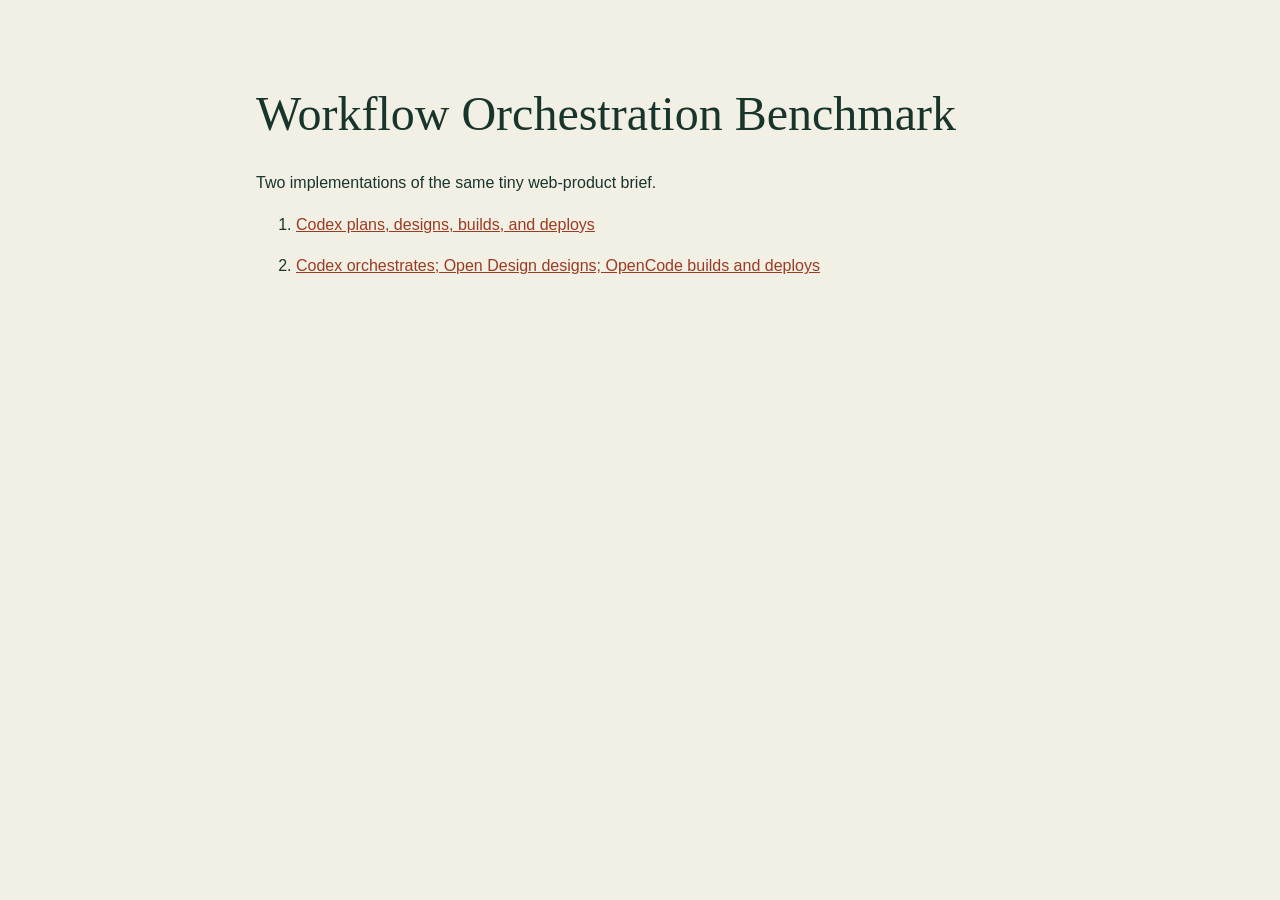
<file: index.html>
<!doctype html>
<html lang="en">
  <head>
    <meta charset="utf-8">
    <meta name="viewport" content="width=device-width, initial-scale=1">
    <title>Workflow Orchestration Benchmark</title>
    <style>
      body { max-width: 48rem; margin: 10vh auto; padding: 0 1.5rem; background: #f2efe4; color: #18352c; font: 1rem/1.6 Arial, sans-serif; }
      h1 { font: 3rem/1 Georgia, serif; }
      a { color: #9a3c23; }
      li { margin: 1rem 0; }
    </style>
  </head>
  <body>
    <main>
      <h1>Workflow Orchestration Benchmark</h1>
      <p>Two implementations of the same tiny web-product brief.</p>
      <ol>
        <li><a href="codex/">Codex plans, designs, builds, and deploys</a></li>
        <li><a href="orchestrated/">Codex orchestrates; Open Design designs; OpenCode builds and deploys</a></li>
      </ol>
    </main>
  </body>
</html>
</file>
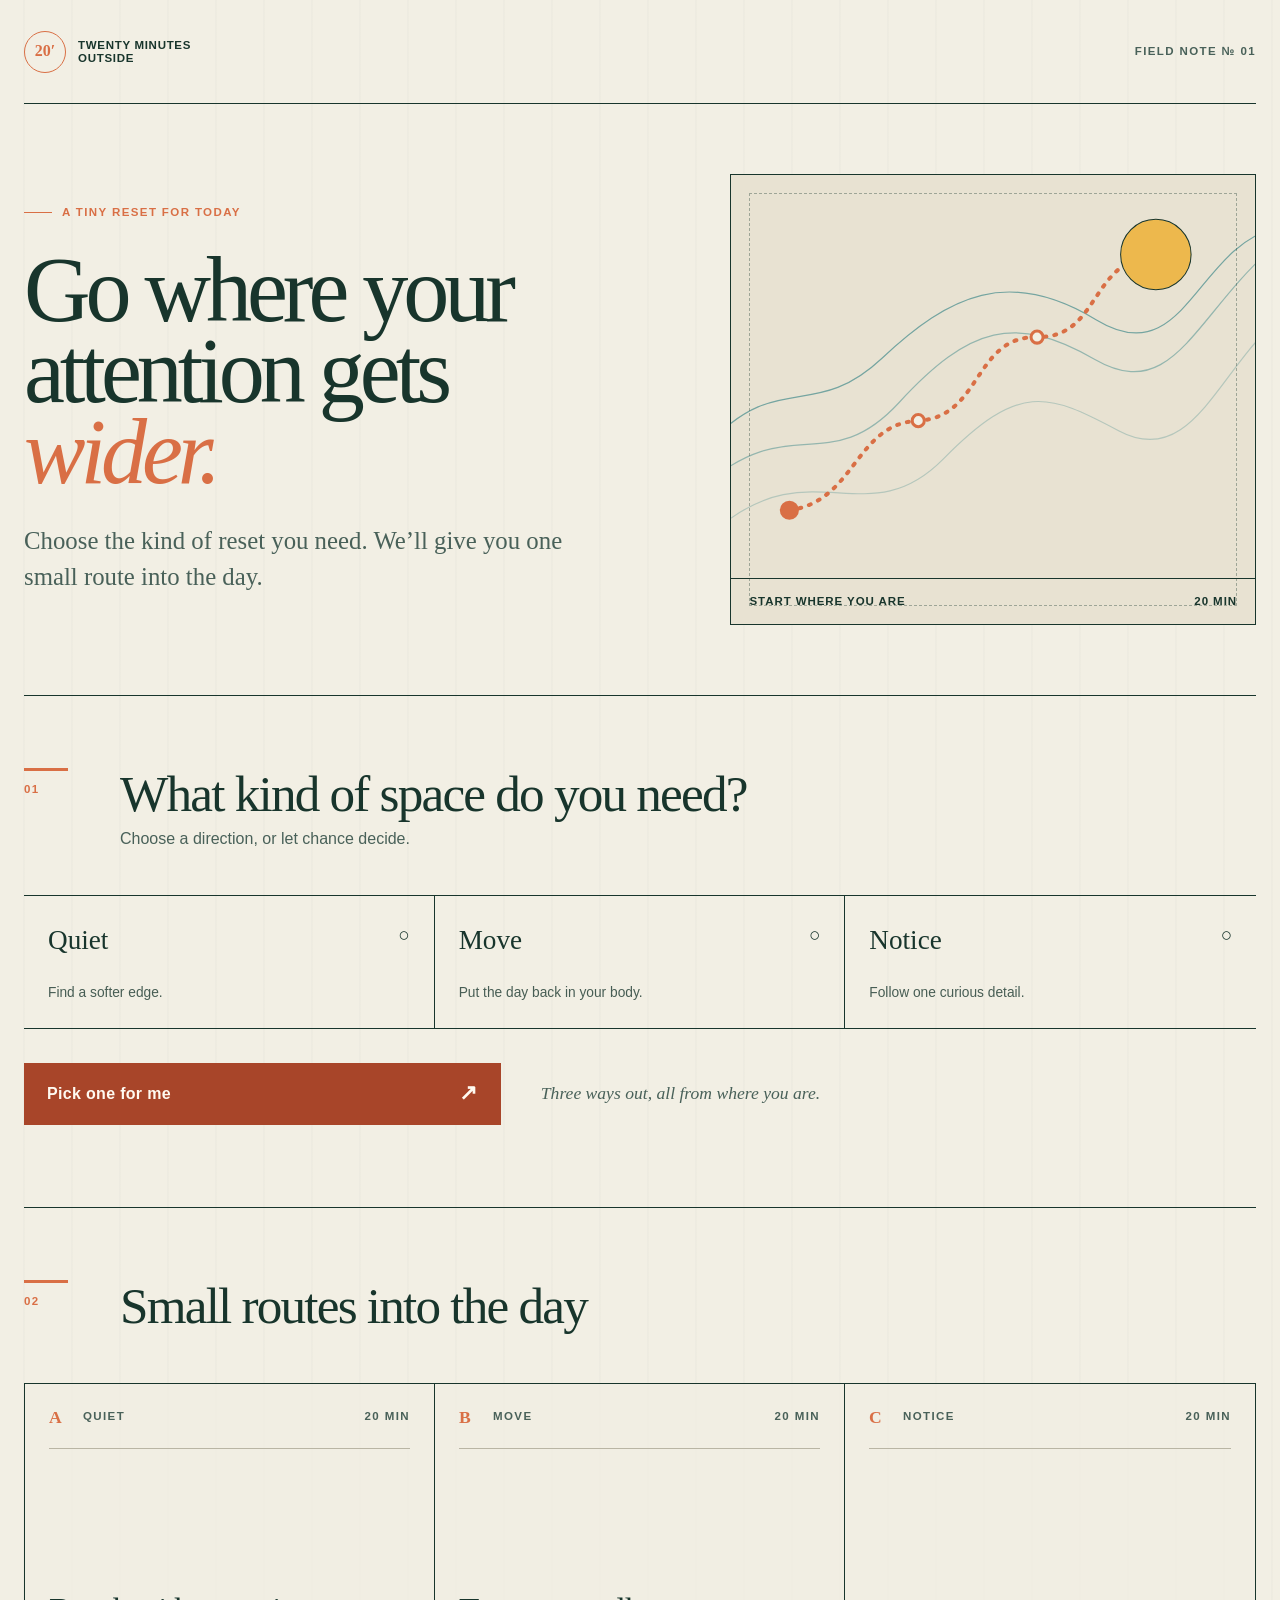
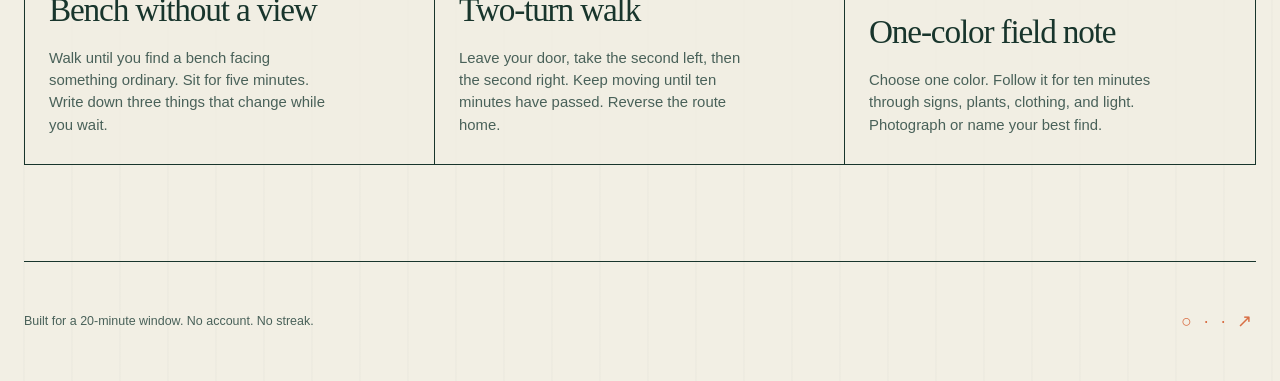
<file: codex/index.html>
<!doctype html>
<html lang="en">
  <head>
    <meta charset="utf-8">
    <meta name="viewport" content="width=device-width, initial-scale=1">
    <meta name="description" content="Choose a small outdoor reset that fits a 20-minute window.">
    <title>Twenty Minutes Outside</title>
    <link rel="stylesheet" href="styles.css">
    <script src="app.js" defer></script>
  </head>
  <body>
    <a class="skip-link" href="#activities">Skip to activities</a>

    <header class="site-header">
      <a class="wordmark" href="#" aria-label="Twenty Minutes Outside, home">
        <span class="wordmark-mark" aria-hidden="true">20′</span>
        <span>Twenty Minutes<br>Outside</span>
      </a>
      <p class="issue">Field note <span aria-hidden="true">№</span> 01</p>
    </header>

    <main>
      <section class="hero" aria-labelledby="page-title">
        <div class="hero-copy">
          <p class="eyebrow">A tiny reset for today</p>
          <h1 id="page-title">Go where your attention gets <em>wider.</em></h1>
          <p class="intro">Choose the kind of reset you need. We’ll give you one small route into the day.</p>
        </div>

        <figure class="field-map" aria-label="An abstract trail map leading from a crowded center into open space">
          <svg viewBox="0 0 520 400" role="img" aria-hidden="true">
            <path class="contour contour-one" d="M-20 265C47 194 83 245 150 182s126-91 213-38 99-71 177-91"/>
            <path class="contour contour-two" d="M-27 309c86-76 124-7 194-83s116-88 194-43 99-42 176-110"/>
            <path class="contour contour-three" d="M-12 350c93-77 148 8 223-68s103-66 174-28 98-56 153-105"/>
            <path class="route" d="M58 333c66-9 65-86 128-89s55-84 118-83 52-77 118-82"/>
            <circle class="route-point start" cx="58" cy="333" r="8"/>
            <circle class="route-point" cx="186" cy="244" r="6"/>
            <circle class="route-point" cx="304" cy="161" r="6"/>
            <circle class="sun" cx="422" cy="79" r="35"/>
          </svg>
          <figcaption>
            <span>Start where you are</span>
            <span>20 min</span>
          </figcaption>
        </figure>
      </section>

      <section class="chooser" aria-labelledby="chooser-title">
        <div class="chooser-heading">
          <p class="section-number" aria-hidden="true">01</p>
          <div>
            <h2 id="chooser-title">What kind of space do you need?</h2>
            <p>Choose a direction, or let chance decide.</p>
          </div>
        </div>

        <div class="filter-list" aria-label="Filter activities">
          <button class="filter" type="button" data-filter="quiet" aria-pressed="false">
            <span class="filter-name">Quiet</span>
            <span class="filter-note">Find a softer edge.</span>
          </button>
          <button class="filter" type="button" data-filter="move" aria-pressed="false">
            <span class="filter-name">Move</span>
            <span class="filter-note">Put the day back in your body.</span>
          </button>
          <button class="filter" type="button" data-filter="notice" aria-pressed="false">
            <span class="filter-name">Notice</span>
            <span class="filter-note">Follow one curious detail.</span>
          </button>
        </div>

        <div class="pick-row">
          <button class="pick-button" type="button" data-pick>
            <span>Pick one for me</span>
            <span class="pick-arrow" aria-hidden="true">↗</span>
          </button>
          <p class="result" data-result role="status" aria-live="polite">Three ways out, all from where you are.</p>
        </div>
      </section>

      <section class="activities" id="activities" aria-labelledby="activities-title">
        <div class="activities-heading">
          <p class="section-number" aria-hidden="true">02</p>
          <h2 id="activities-title">Small routes into the day</h2>
        </div>

        <div class="activity-grid">
          <article class="activity" data-activity="quiet">
            <div class="activity-topline">
              <span class="activity-index">A</span>
              <span class="activity-type">Quiet</span>
              <span class="activity-time">20 min</span>
            </div>
            <div class="activity-body">
              <h3>Bench without a view</h3>
              <p>Walk until you find a bench facing something ordinary. Sit for five minutes. Write down three things that change while you wait.</p>
            </div>
            <span class="selected-stamp" aria-hidden="true">Today</span>
          </article>

          <article class="activity" data-activity="move">
            <div class="activity-topline">
              <span class="activity-index">B</span>
              <span class="activity-type">Move</span>
              <span class="activity-time">20 min</span>
            </div>
            <div class="activity-body">
              <h3>Two-turn walk</h3>
              <p>Leave your door, take the second left, then the second right. Keep moving until ten minutes have passed. Reverse the route home.</p>
            </div>
            <span class="selected-stamp" aria-hidden="true">Today</span>
          </article>

          <article class="activity" data-activity="notice">
            <div class="activity-topline">
              <span class="activity-index">C</span>
              <span class="activity-type">Notice</span>
              <span class="activity-time">20 min</span>
            </div>
            <div class="activity-body">
              <h3>One-color field note</h3>
              <p>Choose one color. Follow it for ten minutes through signs, plants, clothing, and light. Photograph or name your best find.</p>
            </div>
            <span class="selected-stamp" aria-hidden="true">Today</span>
          </article>
        </div>
      </section>
    </main>

    <footer>
      <p>Built for a 20-minute window. No account. No streak.</p>
      <span class="footer-mark" aria-hidden="true">○ · · ↗</span>
    </footer>
  </body>
</html>
</file>
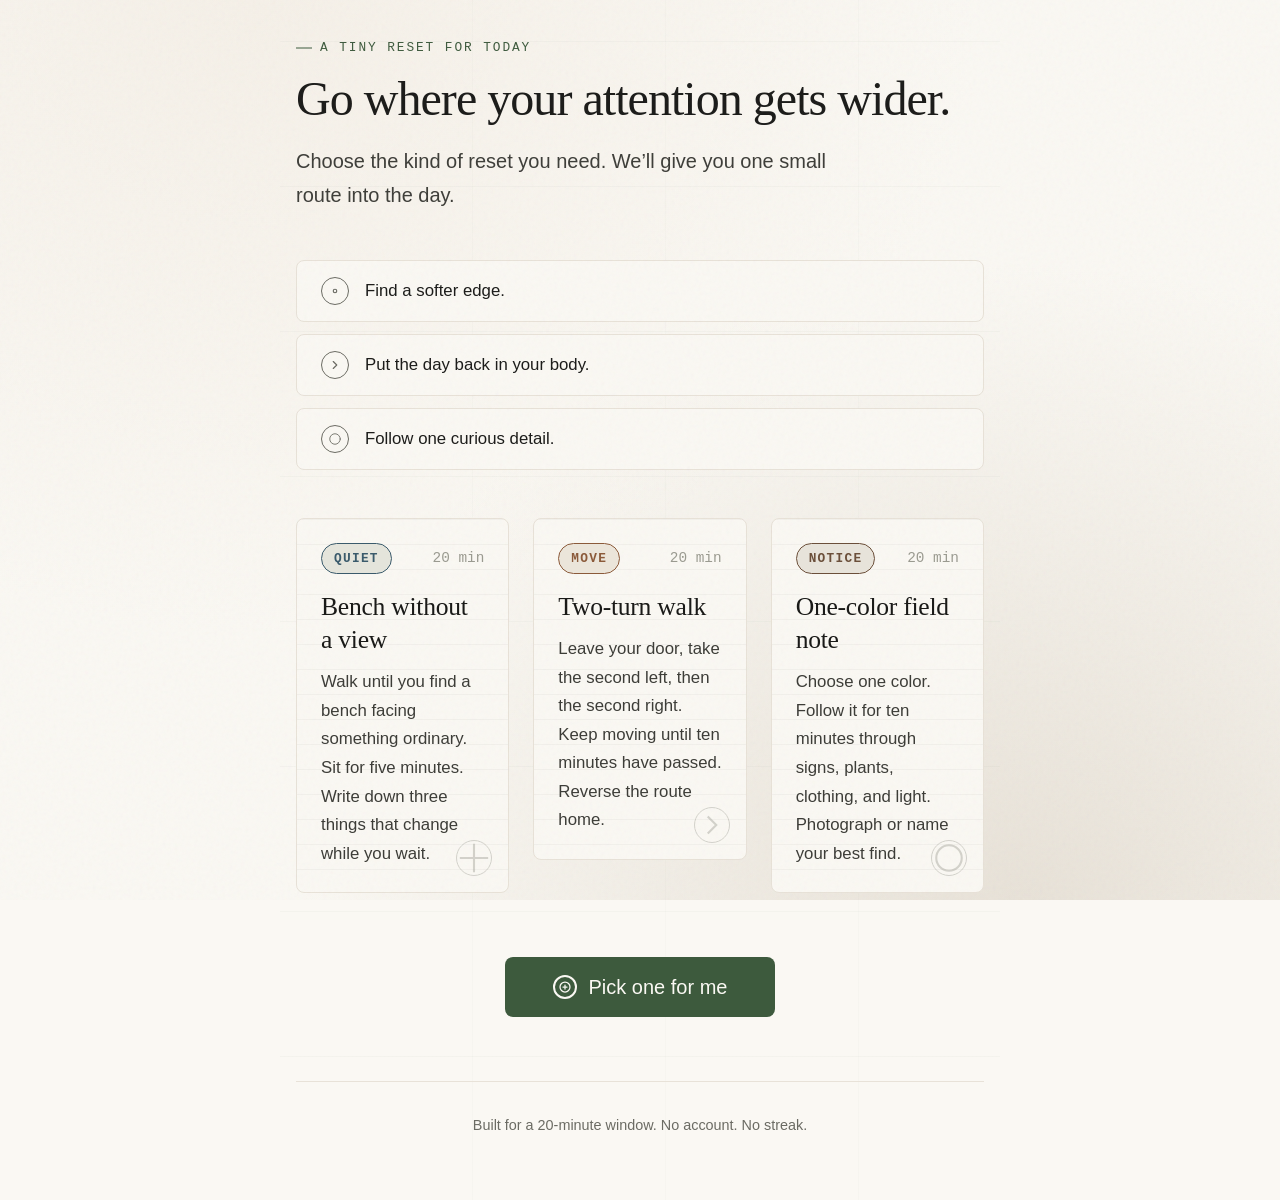
<file: orchestrated/index.html>
<!DOCTYPE html>
<html lang="en">
<head>
  <meta charset="UTF-8">
  <meta name="viewport" content="width=device-width, initial-scale=1.0">
  <meta name="description" content="A tiny reset for today — choose a 20-minute outdoor activity to widen your attention.">
  <title>Twenty Minutes Outside</title>
  <link rel="stylesheet" href="styles.css">
</head>
<body>
  <div class="page">
    <!-- Field journal paper texture overlay -->
    <div class="paper-texture" aria-hidden="true"></div>

    <header class="header">
      <p class="eyebrow">A tiny reset for today</p>
      <h1 class="heading">Go where your attention gets wider.</h1>
      <p class="intro">Choose the kind of reset you need. We&rsquo;ll give you one small route into the day.</p>
    </header>

    <section class="filters" aria-label="Activity filters">
      <div class="filter-group" role="group" aria-label="Reset type">
        <button
          type="button"
          class="filter-btn"
          data-filter="quiet"
          aria-pressed="false">
          <span class="filter-mark" aria-hidden="true">
            <svg viewBox="0 0 24 24" fill="none" stroke="currentColor" stroke-width="2" stroke-linecap="round" stroke-linejoin="round"><circle cx="12" cy="12" r="3"/></svg>
          </span>
          <span class="filter-label">Find a softer edge.</span>
        </button>
        <button
          type="button"
          class="filter-btn"
          data-filter="move"
          aria-pressed="false">
          <span class="filter-mark" aria-hidden="true">
            <svg viewBox="0 0 24 24" fill="none" stroke="currentColor" stroke-width="2" stroke-linecap="round" stroke-linejoin="round"><path d="M9 18l6-6-6-6"/></svg>
          </span>
          <span class="filter-label">Put the day back in your body.</span>
        </button>
        <button
          type="button"
          class="filter-btn"
          data-filter="notice"
          aria-pressed="false">
          <span class="filter-mark" aria-hidden="true">
            <svg viewBox="0 0 24 24" fill="none" stroke="currentColor" stroke-width="1.5" stroke-linecap="round" stroke-linejoin="round"><circle cx="12" cy="12" r="9"/></svg>
          </span>
          <span class="filter-label">Follow one curious detail.</span>
        </button>
      </div>
    </section>

    <main class="activities">
      <!-- Activity 1: Quiet -->
      <article
        class="activity-card"
        data-activity="quiet"
        data-type="quiet">
        <div class="card-paper" aria-hidden="true"></div>
        <header class="card-header">
          <span class="card-type">Quiet</span>
          <time class="card-time" datetime="PT20M">20 min</time>
        </header>
        <h2 class="card-title">Bench without a view</h2>
        <p class="card-description">Walk until you find a bench facing something ordinary. Sit for five minutes. Write down three things that change while you wait.</p>
        <div class="card-stamp" aria-hidden="true">
          <svg class="stamp-icon" viewBox="0 0 24 24" fill="none" stroke="currentColor" stroke-width="1.5" aria-hidden="true"><path d="M12 2v20M2 12h20"/></svg>
        </div>
      </article>

      <!-- Activity 2: Move -->
      <article
        class="activity-card"
        data-activity="move"
        data-type="move">
        <div class="card-paper" aria-hidden="true"></div>
        <header class="card-header">
          <span class="card-type">Move</span>
          <time class="card-time" datetime="PT20M">20 min</time>
        </header>
        <h2 class="card-title">Two-turn walk</h2>
        <p class="card-description">Leave your door, take the second left, then the second right. Keep moving until ten minutes have passed. Reverse the route home.</p>
        <div class="card-stamp" aria-hidden="true">
          <svg class="stamp-icon" viewBox="0 0 24 24" fill="none" stroke="currentColor" stroke-width="1.5" aria-hidden="true"><path d="M9 18l6-6-6-6"/></svg>
        </div>
      </article>

      <!-- Activity 3: Notice -->
      <article
        class="activity-card"
        data-activity="notice"
        data-type="notice">
        <div class="card-paper" aria-hidden="true"></div>
        <header class="card-header">
          <span class="card-type">Notice</span>
          <time class="card-time" datetime="PT20M">20 min</time>
        </header>
        <h2 class="card-title">One-color field note</h2>
        <p class="card-description">Choose one color. Follow it for ten minutes through signs, plants, clothing, and light. Photograph or name your best find.</p>
        <div class="card-stamp" aria-hidden="true">
          <svg class="stamp-icon" viewBox="0 0 24 24" fill="none" stroke="currentColor" stroke-width="1.5" aria-hidden="true"><circle cx="12" cy="12" r="9"/></svg>
        </div>
      </article>
    </main>

    <section class="primary-action">
      <button
        type="button"
        class="pick-btn"
        data-pick>
        <span class="pick-mark" aria-hidden="true">
          <svg viewBox="0 0 24 24" fill="none" stroke="currentColor" stroke-width="2.5" stroke-linecap="round" stroke-linejoin="round"><circle cx="12" cy="12" r="10"/><path d="M12 8v8M8 12h8"/></svg>
        </span>
        <span class="pick-label">Pick one for me</span>
      </button>
    </section>

    <footer class="footer">
      <p class="footer-text">Built for a 20-minute window. No account. No streak.</p>
    </footer>

    <!-- Live region for screen reader announcements -->
    <div class="live-region" aria-live="polite" aria-atomic="true" role="status" data-result></div>
  </div>

  <script src="app.js"></script>
</body>
</html>
</file>
<file: codex/styles.css>
:root {
  color-scheme: light;
  --paper: #f2efe4;
  --paper-deep: #e8e2d2;
  --ink: #18352c;
  --ink-soft: #496159;
  --moss: #526c4f;
  --water: #75a5a1;
  --clay: #d96f45;
  --sun: #edb84d;
  --line: #b9b5a4;
  --display: Georgia, "Times New Roman", serif;
  --sans: Arial, Helvetica, sans-serif;
  --page: min(100% - 48px, 1240px);
}

* {
  box-sizing: border-box;
}

html {
  scroll-behavior: smooth;
}

body {
  margin: 0;
  background:
    linear-gradient(90deg, transparent 0 23px, rgba(24, 53, 44, 0.035) 24px, transparent 25px) 0 0 / 48px 48px,
    var(--paper);
  color: var(--ink);
  font-family: var(--sans);
  line-height: 1.5;
}

button,
a {
  -webkit-tap-highlight-color: transparent;
}

button {
  font: inherit;
}

.skip-link {
  position: fixed;
  z-index: 20;
  top: 12px;
  left: 12px;
  padding: 10px 14px;
  background: var(--ink);
  color: var(--paper);
  transform: translateY(-160%);
}

.skip-link:focus {
  transform: translateY(0);
}

:focus-visible {
  outline: 3px solid var(--clay);
  outline-offset: 4px;
}

.site-header,
.hero,
.chooser,
.activities,
footer {
  width: var(--page);
  margin-inline: auto;
}

.site-header {
  display: flex;
  align-items: center;
  justify-content: space-between;
  min-height: 104px;
  border-bottom: 1px solid var(--ink);
}

.wordmark {
  display: inline-flex;
  align-items: center;
  gap: 12px;
  color: inherit;
  font-size: 0.72rem;
  font-weight: 700;
  line-height: 1.05;
  letter-spacing: 0.06em;
  text-decoration: none;
  text-transform: uppercase;
}

.wordmark-mark {
  display: grid;
  width: 42px;
  height: 42px;
  place-items: center;
  border: 1px solid currentColor;
  border-radius: 50%;
  color: var(--clay);
  font-family: var(--display);
  font-size: 1rem;
  letter-spacing: 0;
}

.issue,
.eyebrow,
.section-number,
.activity-topline {
  font-size: 0.72rem;
  font-weight: 700;
  letter-spacing: 0.12em;
  text-transform: uppercase;
}

.issue {
  margin: 0;
  color: var(--ink-soft);
}

.hero {
  display: grid;
  grid-template-columns: minmax(0, 1.08fr) minmax(360px, 0.92fr);
  align-items: center;
  min-height: 570px;
  gap: 7vw;
  padding-block: 70px;
}

.eyebrow {
  display: flex;
  align-items: center;
  gap: 10px;
  margin: 0 0 28px;
  color: var(--clay);
}

.eyebrow::before {
  width: 28px;
  height: 1px;
  background: currentColor;
  content: "";
}

h1,
h2,
h3,
p {
  margin-top: 0;
}

h1 {
  max-width: 760px;
  margin-bottom: 30px;
  font-family: var(--display);
  font-size: clamp(3.8rem, 7.2vw, 7rem);
  font-weight: 400;
  letter-spacing: -0.055em;
  line-height: 0.88;
}

h1 em {
  color: var(--clay);
  font-weight: 400;
}

.intro {
  max-width: 550px;
  margin-bottom: 0;
  color: var(--ink-soft);
  font-family: var(--display);
  font-size: clamp(1.2rem, 2vw, 1.55rem);
  line-height: 1.45;
}

.field-map {
  position: relative;
  margin: 0;
  overflow: hidden;
  border: 1px solid var(--ink);
  background: var(--paper-deep);
}

.field-map::before {
  position: absolute;
  inset: 18px;
  border: 1px dashed rgba(24, 53, 44, 0.35);
  content: "";
  pointer-events: none;
}

.field-map svg {
  display: block;
  width: 100%;
  height: auto;
}

.contour {
  fill: none;
  stroke: var(--water);
  stroke-width: 1.2;
}

.contour-two {
  opacity: 0.72;
}

.contour-three {
  opacity: 0.45;
}

.route {
  fill: none;
  stroke: var(--clay);
  stroke-dasharray: 2 8;
  stroke-linecap: round;
  stroke-width: 4;
}

.route-point {
  fill: var(--paper);
  stroke: var(--clay);
  stroke-width: 3;
}

.route-point.start {
  fill: var(--clay);
}

.sun {
  fill: var(--sun);
  stroke: var(--ink);
  stroke-width: 1;
}

.field-map figcaption {
  display: flex;
  justify-content: space-between;
  padding: 14px 18px;
  border-top: 1px solid var(--ink);
  font-size: 0.72rem;
  font-weight: 700;
  letter-spacing: 0.08em;
  text-transform: uppercase;
}

.chooser {
  padding-block: 72px 82px;
  border-top: 1px solid var(--ink);
}

.chooser-heading,
.activities-heading {
  display: grid;
  grid-template-columns: 72px 1fr;
  gap: 24px;
  margin-bottom: 44px;
}

.section-number {
  width: 44px;
  height: 44px;
  margin: 0;
  padding-top: 10px;
  border-top: 3px solid var(--clay);
  color: var(--clay);
}

.chooser h2,
.activities h2 {
  margin-bottom: 8px;
  font-family: var(--display);
  font-size: clamp(2rem, 4vw, 3.3rem);
  font-weight: 400;
  letter-spacing: -0.035em;
  line-height: 1;
}

.chooser-heading div > p {
  margin-bottom: 0;
  color: var(--ink-soft);
}

.filter-list {
  display: grid;
  grid-template-columns: repeat(3, 1fr);
  border-block: 1px solid var(--ink);
}

.filter {
  position: relative;
  display: flex;
  min-height: 130px;
  padding: 24px;
  border: 0;
  border-right: 1px solid var(--ink);
  background: transparent;
  color: var(--ink);
  cursor: pointer;
  flex-direction: column;
  text-align: left;
  transition: background 180ms ease, color 180ms ease;
}

.filter:last-child {
  border-right: 0;
}

.filter::after {
  position: absolute;
  top: 25px;
  right: 24px;
  content: "○";
  font-size: 1.15rem;
}

.filter:hover {
  background: rgba(82, 108, 79, 0.1);
}

.filter[aria-pressed="true"] {
  background: var(--ink);
  color: var(--paper);
}

.filter[aria-pressed="true"]::after {
  color: var(--sun);
  content: "●";
}

.filter-name {
  margin-bottom: 22px;
  font-family: var(--display);
  font-size: 1.7rem;
}

.filter-note {
  max-width: 220px;
  margin-top: auto;
  color: currentColor;
  font-size: 0.86rem;
  opacity: 0.78;
}

.pick-row {
  display: grid;
  grid-template-columns: minmax(260px, 0.8fr) 1.2fr;
  align-items: center;
  gap: 40px;
  margin-top: 34px;
}

.pick-button {
  display: flex;
  align-items: center;
  justify-content: space-between;
  min-height: 62px;
  padding: 0 22px;
  border: 1px solid #a84529;
  background: #a84529;
  color: #fffaf1;
  cursor: pointer;
  font-weight: 700;
  letter-spacing: 0.02em;
  transition: transform 180ms ease, box-shadow 180ms ease;
}

.pick-button:hover {
  box-shadow: 7px 7px 0 var(--ink);
  transform: translate(-3px, -3px);
}

.pick-arrow {
  font-size: 1.35rem;
}

.result {
  margin: 0;
  color: var(--ink-soft);
  font-family: var(--display);
  font-size: 1.1rem;
  font-style: italic;
}

.activities {
  padding-block: 72px 96px;
  border-top: 1px solid var(--ink);
}

.activity-grid {
  display: grid;
  grid-template-columns: repeat(3, 1fr);
  gap: 0;
  border: 1px solid var(--ink);
}

.activity {
  position: relative;
  display: flex;
  min-height: 380px;
  padding: 20px 24px 28px;
  border-right: 1px solid var(--ink);
  background: rgba(242, 239, 228, 0.72);
  flex-direction: column;
  transition: background 180ms ease, color 180ms ease;
}

.activity:last-child {
  border-right: 0;
}

.activity[hidden] {
  display: none;
}

.activity-topline {
  display: grid;
  grid-template-columns: 34px 1fr auto;
  align-items: center;
  padding-bottom: 18px;
  border-bottom: 1px solid var(--line);
  color: var(--ink-soft);
}

.activity-index {
  color: var(--clay);
  font-family: var(--display);
  font-size: 1.1rem;
}

.activity-body {
  margin-top: auto;
  padding-top: 56px;
}

.activity h3 {
  margin-bottom: 20px;
  font-family: var(--display);
  font-size: clamp(1.8rem, 2.6vw, 2.5rem);
  font-weight: 400;
  letter-spacing: -0.035em;
  line-height: 1.02;
}

.activity p {
  max-width: 34ch;
  margin-bottom: 0;
  color: var(--ink-soft);
  font-size: 0.93rem;
}

.selected-stamp {
  position: absolute;
  top: 60px;
  right: 20px;
  display: none;
  width: 62px;
  height: 62px;
  place-items: center;
  border: 1px solid currentColor;
  border-radius: 50%;
  color: var(--sun);
  font-family: var(--display);
  font-size: 0.8rem;
  font-style: italic;
  transform: rotate(8deg);
}

.activity[data-selected="true"] {
  background: var(--ink);
  color: var(--paper);
}

.activity[data-selected="true"] .activity-topline,
.activity[data-selected="true"] p {
  color: var(--paper-deep);
}

.activity[data-selected="true"] .selected-stamp {
  display: grid;
}

footer {
  display: flex;
  align-items: center;
  justify-content: space-between;
  min-height: 120px;
  border-top: 1px solid var(--ink);
  color: var(--ink-soft);
  font-size: 0.78rem;
}

footer p {
  margin: 0;
}

.footer-mark {
  color: var(--clay);
  font-size: 1.1rem;
  letter-spacing: 0.2em;
}

@media (max-width: 860px) {
  :root {
    --page: min(100% - 32px, 720px);
  }

  .hero {
    grid-template-columns: 1fr;
    gap: 48px;
    padding-block: 56px 64px;
  }

  .field-map {
    max-width: 560px;
  }

  .filter-list,
  .activity-grid {
    grid-template-columns: 1fr;
  }

  .filter {
    min-height: 104px;
    border-right: 0;
    border-bottom: 1px solid var(--ink);
  }

  .filter:last-child {
    border-bottom: 0;
  }

  .activity {
    min-height: 330px;
    border-right: 0;
    border-bottom: 1px solid var(--ink);
  }

  .activity:last-child {
    border-bottom: 0;
  }
}

@media (max-width: 560px) {
  .site-header {
    min-height: 84px;
  }

  .issue {
    max-width: 70px;
    text-align: right;
  }

  h1 {
    font-size: clamp(3.3rem, 16vw, 4.8rem);
  }

  .chooser,
  .activities {
    padding-block: 56px 64px;
  }

  .chooser-heading,
  .activities-heading {
    grid-template-columns: 46px 1fr;
    gap: 14px;
    margin-bottom: 32px;
  }

  .pick-row {
    grid-template-columns: 1fr;
    gap: 20px;
  }

  .activity {
    min-height: 360px;
    padding-inline: 20px;
  }

  footer {
    align-items: flex-start;
    padding-block: 32px;
    flex-direction: column;
    gap: 18px;
  }
}

@media (prefers-reduced-motion: reduce) {
  html {
    scroll-behavior: auto;
  }

  *,
  *::before,
  *::after {
    scroll-behavior: auto !important;
    transition-duration: 0.01ms !important;
  }
}
</file>
<file: orchestrated/styles.css>
/* ==========================================================================
   Twenty Minutes Outside — Field Journal Design System
   ========================================================================== */

/* --------------------------------------------------------------------------
   CSS Custom Properties — Grounded Field Journal Palette
   -------------------------------------------------------------------------- */
:root {
  /* Paper & Ink — warm, grounded, accessible */
  --paper: #faf8f3;
  --paper-warm: #f5f0e8;
  --paper-dark: #e8e2d8;
  --ink: #1a1a18;
  --ink-soft: #3d3d38;
  --ink-muted: #6b6b63;
  --ink-faint: #9a9a90;

  /* Accent — moss green, nature's signal color */
  --moss: #3d5a3d;
  --moss-light: #5a7a5a;
  --moss-pale: #d4e4d4;
  --moss-deep: #2a402a;

  /* Type accents — soil, sky, rust */
  --soil: #6b4f3a;
  --sky: #3a5a6b;
  --rust: #8b5a3a;

  /* State colors */
  --focus-ring: #3d5a3d;
  --selected-border: #3d5a3d;
  --selected-bg: #e8f0e8;

  /* Spacing scale — 4px baseline */
  --space-1: 4px;
  --space-2: 8px;
  --space-3: 12px;
  --space-4: 16px;
  --space-5: 24px;
  --space-6: 32px;
  --space-7: 48px;
  --space-8: 64px;

  /* Typography */
  --font-display: 'Georgia', 'Cambria', 'Times New Roman', serif;
  --font-body: -apple-system, BlinkMacSystemFont, 'Segoe UI', 'Roboto', 'Helvetica Neue', Arial, sans-serif;
  --font-mono: 'SF Mono', 'Monaco', 'Inconsolata', 'Fira Mono', monospace;

  --text-xs: clamp(0.7rem, 0.65rem + 0.25vw, 0.8rem);
  --text-sm: clamp(0.825rem, 0.775rem + 0.25vw, 0.9rem);
  --text-base: clamp(0.95rem, 0.875rem + 0.375vw, 1.05rem);
  --text-lg: clamp(1.1rem, 1.0rem + 0.5vw, 1.25rem);
  --text-xl: clamp(1.35rem, 1.2rem + 0.75vw, 1.6rem);
  --text-2xl: clamp(1.75rem, 1.5rem + 1.25vw, 2.25rem);
  --text-3xl: clamp(2.25rem, 1.875rem + 1.875vw, 3rem);

  /* Layout */
  --max-width: 720px;
  --card-radius: 8px;
  --border-width: 1.5px;

  /* Motion */
  --duration-fast: 120ms;
  --duration-base: 200ms;
  --duration-slow: 320ms;
  --ease: cubic-bezier(0.25, 0.46, 0.45, 0.94);
}

/* Dark mode — inverted paper journal */
@media (prefers-color-scheme: dark) {
  :root {
    --paper: #1a1a18;
    --paper-warm: #23231f;
    --paper-dark: #2d2d28;
    --ink: #f5f0e8;
    --ink-soft: #d4cfc4;
    --ink-muted: #9a9a90;
    --ink-faint: #6b6b63;
    --moss: #8fd48f;
    --moss-light: #a8e8a8;
    --moss-pale: #1a2e1a;
    --moss-deep: #c8f0c8;
    --selected-bg: #1a2e1a;
    --selected-border: #8fd48f;
    --focus-ring: #8fd48f;
  }
}

/* Reduced motion */
@media (prefers-reduced-motion: reduce) {
  :root {
    --duration-fast: 0ms;
    --duration-base: 0ms;
    --duration-slow: 0ms;
  }
  *,
  *::before,
  *::after {
    animation-duration: 0.01ms !important;
    animation-iteration-count: 1 !important;
    transition-duration: 0.01ms !important;
  }
}

/* --------------------------------------------------------------------------
   Reset & Base
   -------------------------------------------------------------------------- */
*,
*::before,
*::after {
  box-sizing: border-box;
  margin: 0;
  padding: 0;
}

html {
  font-size: 16px;
  -webkit-font-smoothing: antialiased;
  -moz-osx-font-smoothing: grayscale;
  text-rendering: optimizeLegibility;
}

body {
  min-height: 100vh;
  font-family: var(--font-body);
  font-size: var(--text-base);
  line-height: 1.65;
  color: var(--ink);
  background: var(--paper);
  background-image:
    radial-gradient(ellipse at 20% 0%, var(--paper-warm) 0%, transparent 50%),
    radial-gradient(ellipse at 80% 100%, var(--paper-dark) 0%, transparent 50%);
  background-attachment: fixed;
}

/* Paper texture overlay — subtle grain */
.paper-texture {
  position: fixed;
  inset: 0;
  pointer-events: none;
  opacity: 0.04;
  background-image: url("data:image/svg+xml,%3Csvg viewBox='0 0 256 256' xmlns='http://www.w3.org/2000/svg'%3E%3Cfilter id='noise'%3E%3CfeTurbulence type='fractalNoise' baseFrequency='0.9' numOctaves='4' stitchTiles='stitch'/%3E%3C/filter%3E%3Crect width='100%25' height='100%25' filter='url(%23noise)'/%3E%3C/svg%3E");
  z-index: 1;
}

/* Page container */
.page {
  position: relative;
  z-index: 2;
  max-width: var(--max-width);
  margin: 0 auto;
  padding: var(--space-6) var(--space-4) var(--space-8);
}

/* --------------------------------------------------------------------------
   Topographic Line Motif — Decorative Background Lines
   -------------------------------------------------------------------------- */
.page::before {
  content: '';
  position: absolute;
  top: 0;
  left: 50%;
  transform: translateX(-50%);
  width: 100%;
  height: 100%;
  max-width: var(--max-width);
  pointer-events: none;
  background-image:
    /* Topographic contour lines */
    repeating-linear-gradient(
      0deg,
      transparent,
      transparent calc(var(--space-7) * 3),
      rgba(61, 90, 61, 0.03) calc(var(--space-7) * 3),
      rgba(61, 90, 61, 0.03) calc(var(--space-7) * 3 + 1px)
    ),
    repeating-linear-gradient(
      90deg,
      transparent,
      transparent calc(var(--space-7) * 4),
      rgba(61, 90, 61, 0.02) calc(var(--space-7) * 4),
      rgba(61, 90, 61, 0.02) calc(var(--space-7) * 4 + 1px)
    );
  background-size: 100% 100%;
  z-index: -1;
}

/* Trail mark accent — appears on hover/focus of interactive elements */
@keyframes trail-mark {
  0% { opacity: 0; transform: translateX(-4px) scale(0.8); }
  100% { opacity: 1; transform: translateX(0) scale(1); }
}

/* --------------------------------------------------------------------------
   Typography
   -------------------------------------------------------------------------- */
.eyebrow {
  font-family: var(--font-mono);
  font-size: var(--text-xs);
  font-weight: 500;
  letter-spacing: 0.15em;
  text-transform: uppercase;
  color: var(--moss);
  margin-bottom: var(--space-3);
  display: inline-block;
  position: relative;
  padding-left: var(--space-5);
}

.eyebrow::before {
  content: '';
  position: absolute;
  left: 0;
  top: 50%;
  transform: translateY(-50%);
  width: var(--space-4);
  height: 1px;
  background: currentColor;
}

.heading {
  font-family: var(--font-display);
  font-size: var(--text-3xl);
  font-weight: 400;
  line-height: 1.2;
  color: var(--ink);
  letter-spacing: -0.02em;
  margin-bottom: var(--space-4);
}

.intro {
  font-family: var(--font-body);
  font-size: var(--text-lg);
  line-height: 1.7;
  color: var(--ink-soft);
  max-width: 52ch;
}

/* --------------------------------------------------------------------------
   Filter Controls — Observation Stamp Style
   -------------------------------------------------------------------------- */
.filters {
  margin-top: var(--space-7);
}

.filter-group {
  display: flex;
  flex-direction: column;
  gap: var(--space-3);
}

.filter-btn {
  display: flex;
  align-items: center;
  gap: var(--space-4);
  width: 100%;
  padding: var(--space-4) var(--space-5);
  border: var(--border-width) solid var(--paper-dark);
  border-radius: var(--card-radius);
  background: var(--paper);
  cursor: pointer;
  text-align: left;
  transition:
    border-color var(--duration-base) var(--ease),
    background-color var(--duration-base) var(--ease),
    box-shadow var(--duration-base) var(--ease),
    transform var(--duration-fast) var(--ease);
  position: relative;
  overflow: hidden;
}

.filter-btn::before {
  content: '';
  position: absolute;
  left: 0;
  top: 0;
  bottom: 0;
  width: 3px;
  background: var(--moss);
  transform: scaleY(0);
  transform-origin: top;
  transition: transform var(--duration-base) var(--ease);
}

.filter-btn:hover {
  border-color: var(--moss-light);
  background: var(--moss-pale);
}

.filter-btn:focus-visible {
  outline: none;
  box-shadow:
    0 0 0 3px var(--focus-ring),
    0 4px 12px rgba(61, 90, 61, 0.15);
  z-index: 1;
}

.filter-btn[aria-pressed="true"] {
  border-color: var(--selected-border);
  background: var(--selected-bg);
}

.filter-btn[aria-pressed="true"]::before {
  transform: scaleY(1);
}

.filter-mark {
  flex-shrink: 0;
  width: 28px;
  height: 28px;
  border: var(--border-width) solid currentColor;
  border-radius: 50%;
  display: flex;
  align-items: center;
  justify-content: center;
  color: var(--ink-muted);
  transition: color var(--duration-base) var(--ease), border-color var(--duration-base) var(--ease);
}

.filter-btn:hover .filter-mark,
.filter-btn:focus-visible .filter-mark {
  color: var(--moss);
  border-color: var(--moss);
}

.filter-btn[aria-pressed="true"] .filter-mark {
  color: var(--moss);
  border-color: var(--moss);
  background: var(--moss-pale);
}

.filter-mark svg {
  width: 14px;
  height: 14px;
}

.filter-label {
  font-family: var(--font-body);
  font-size: var(--text-base);
  font-weight: 400;
  color: var(--ink);
  line-height: 1.5;
}

.filter-btn[aria-pressed="true"] .filter-label {
  color: var(--ink);
  font-weight: 500;
}

/* Type-specific filter icons */
.filter-btn[data-filter="quiet"] .filter-mark svg { /* dot */ }
.filter-btn[data-filter="move"] .filter-mark svg { /* arrow */ }
.filter-btn[data-filter="notice"] .filter-mark svg { /* circle */ }

/* --------------------------------------------------------------------------
   Activity Cards — Field Note Sheets
   -------------------------------------------------------------------------- */
.activities {
  display: grid;
  grid-template-columns: 1fr;
  gap: var(--space-4);
  margin-top: var(--space-7);
}

@media (min-width: 720px) {
  .activities {
    grid-template-columns: repeat(3, 1fr);
    gap: var(--space-5);
    align-items: start;
  }
}

.activity-card {
  position: relative;
  border-radius: var(--card-radius);
  border: var(--border-width) solid var(--paper-dark);
  background: var(--paper);
  padding: var(--space-5);
  transition:
    border-color var(--duration-base) var(--ease),
    box-shadow var(--duration-base) var(--ease),
    transform var(--duration-base) var(--ease),
    opacity var(--duration-base) var(--ease),
    visibility var(--duration-base) var(--ease);
  display: flex;
  flex-direction: column;
  min-height: 280px;
}

.activity-card:hover {
  border-color: var(--moss-light);
  box-shadow:
    0 8px 24px rgba(26, 26, 24, 0.08),
    0 2px 6px rgba(26, 26, 24, 0.05);
  transform: translateY(-2px);
}

.activity-card:focus-within {
  outline: none;
  box-shadow:
    0 0 0 3px var(--focus-ring),
    0 8px 24px rgba(26, 26, 24, 0.08);
}

/* Card paper texture — subtle horizontal lines like ruled paper */
.card-paper {
  position: absolute;
  inset: 0;
  border-radius: inherit;
  pointer-events: none;
  opacity: 0.03;
  background-image: repeating-linear-gradient(
    0deg,
    transparent,
    transparent 24px,
    var(--ink) 24px,
    var(--ink) 25px
  );
  background-size: 100% 25px;
}

/* Selected card state */
.activity-card[data-selected="true"] {
  border-color: var(--selected-border);
  background: var(--selected-bg);
  box-shadow:
    0 0 0 2px var(--selected-border),
    0 12px 32px rgba(61, 90, 61, 0.12);
  transform: translateY(-2px);
  z-index: 2;
}

.activity-card[data-selected="true"] .card-paper {
  opacity: 0.05;
}

.activity-card[data-selected="true"] .card-type {
  background: var(--selected-border);
  color: var(--paper);
}

.activity-card[data-selected="true"] .card-stamp {
  opacity: 1;
  color: var(--selected-border);
}

/* Hidden/filtered state */
.activity-card[hidden] {
  display: none;
}

/* Card header — type badge + time */
.card-header {
  display: flex;
  align-items: baseline;
  justify-content: space-between;
  gap: var(--space-3);
  margin-bottom: var(--space-4);
  position: relative;
  z-index: 1;
}

.card-type {
  font-family: var(--font-mono);
  font-size: var(--text-xs);
  font-weight: 600;
  letter-spacing: 0.1em;
  text-transform: uppercase;
  padding: var(--space-1) var(--space-3);
  border-radius: 100px;
  background: var(--paper-dark);
  color: var(--ink-muted);
  border: 1px solid var(--paper-dark);
  white-space: nowrap;
  transition: all var(--duration-base) var(--ease);
}

.activity-card[data-type="quiet"] .card-type { border-color: var(--sky); color: var(--sky); background: color-mix(in oklch, var(--sky) 12%, var(--paper)); }
.activity-card[data-type="move"] .card-type { border-color: var(--rust); color: var(--rust); background: color-mix(in oklch, var(--rust) 12%, var(--paper)); }
.activity-card[data-type="notice"] .card-type { border-color: var(--soil); color: var(--soil); background: color-mix(in oklch, var(--soil) 12%, var(--paper)); }

.card-time {
  font-family: var(--font-mono);
  font-size: var(--text-sm);
  font-weight: 400;
  color: var(--ink-faint);
  white-space: nowrap;
  flex-shrink: 0;
}

/* Card title */
.card-title {
  font-family: var(--font-display);
  font-size: var(--text-xl);
  font-weight: 400;
  line-height: 1.3;
  color: var(--ink);
  letter-spacing: -0.01em;
  margin-bottom: var(--space-3);
  position: relative;
  z-index: 1;
}

/* Card description */
.card-description {
  font-family: var(--font-body);
  font-size: var(--text-base);
  line-height: 1.7;
  color: var(--ink-soft);
  flex: 1;
  position: relative;
  z-index: 1;
}

/* Observation stamp — corner mark */
.card-stamp {
  position: absolute;
  bottom: var(--space-4);
  right: var(--space-4);
  width: 36px;
  height: 36px;
  border: 1.5px solid var(--ink-faint);
  border-radius: 50%;
  display: flex;
  align-items: center;
  justify-content: center;
  color: var(--ink-faint);
  opacity: 0.4;
  transition: all var(--duration-base) var(--ease);
  z-index: 1;
}

.activity-card:hover .card-stamp,
.activity-card:focus-within .card-stamp {
  opacity: 0.7;
  color: var(--ink-muted);
  border-color: var(--ink-muted);
}

/* --------------------------------------------------------------------------
   Primary Action — "Pick one for me"
   -------------------------------------------------------------------------- */
.primary-action {
  margin-top: var(--space-8);
  text-align: center;
}

.pick-btn {
  display: inline-flex;
  align-items: center;
  justify-content: center;
  gap: var(--space-3);
  padding: var(--space-4) var(--space-7);
  min-height: 52px;
  min-width: 220px;
  border: none;
  border-radius: var(--card-radius);
  background: var(--moss);
  color: var(--paper);
  font-family: var(--font-body);
  font-size: var(--text-lg);
  font-weight: 500;
  line-height: 1.4;
  cursor: pointer;
  transition:
    background-color var(--duration-base) var(--ease),
    box-shadow var(--duration-base) var(--ease),
    transform var(--duration-fast) var(--ease);
  position: relative;
  overflow: hidden;
}

.pick-btn::before {
  content: '';
  position: absolute;
  inset: 0;
  background: linear-gradient(180deg, rgba(255,255,255,0.15), transparent);
  opacity: 0;
  transition: opacity var(--duration-base) var(--ease);
}

.pick-btn:hover {
  background: var(--moss-deep);
}

.pick-btn:hover::before {
  opacity: 1;
}

.pick-btn:active {
  transform: scale(0.98);
  background: var(--moss-deep);
}

.pick-btn:focus-visible {
  outline: none;
  box-shadow:
    0 0 0 3px var(--focus-ring),
    0 8px 24px rgba(61, 90, 61, 0.3);
}

.pick-mark {
  flex-shrink: 0;
  width: 24px;
  height: 24px;
  border: 2px solid currentColor;
  border-radius: 50%;
  display: flex;
  align-items: center;
  justify-content: center;
  transition: transform var(--duration-base) var(--ease);
}

.pick-btn:hover .pick-mark {
  transform: rotate(15deg);
}

.pick-mark svg {
  width: 12px;
  height: 12px;
  stroke: currentColor;
}

/* --------------------------------------------------------------------------
   Footer
   -------------------------------------------------------------------------- */
.footer {
  margin-top: var(--space-8);
  padding-top: var(--space-6);
  border-top: 1px solid var(--paper-dark);
  text-align: center;
}

.footer-text {
  font-family: var(--font-body);
  font-size: var(--text-sm);
  color: var(--ink-muted);
  line-height: 1.6;
}

/* --------------------------------------------------------------------------
   Live Region — Screen Reader Announcements
   -------------------------------------------------------------------------- */
.live-region {
  position: absolute;
  width: 1px;
  height: 1px;
  padding: 0;
  margin: -1px;
  overflow: hidden;
  clip: rect(0, 0, 0, 0);
  white-space: nowrap;
  border: 0;
}

/* Visible toast for visual feedback (optional enhancement) */
.live-region:not(:empty)::after {
  content: attr(data-result);
  position: fixed;
  bottom: var(--space-6);
  left: 50%;
  transform: translateX(-50%);
  padding: var(--space-4) var(--space-6);
  border-radius: var(--card-radius);
  background: var(--ink);
  color: var(--paper);
  font-family: var(--font-body);
  font-size: var(--text-sm);
  font-weight: 400;
  box-shadow: 0 8px 32px rgba(26, 26, 24, 0.2);
  z-index: 100;
  animation: toast-in var(--duration-base) var(--ease);
  pointer-events: none;
  width: auto;
  height: auto;
  clip: auto;
  overflow: visible;
  white-space: normal;
}

@keyframes toast-in {
  from { opacity: 0; transform: translateX(-50%) translateY(16px); }
  to { opacity: 1; transform: translateX(-50%) translateY(0); }
}

/* --------------------------------------------------------------------------
   Utility: Trail Mark Animation for Focus
   -------------------------------------------------------------------------- */
@keyframes trail-in {
  0% { opacity: 0; transform: translateX(-8px); }
  100% { opacity: 1; transform: translateX(0); }
}

*:focus-visible {
  animation: trail-in var(--duration-base) var(--ease);
}

/* --------------------------------------------------------------------------
   Print Styles
   -------------------------------------------------------------------------- */
@media print {
  .paper-texture,
  .filters,
  .primary-action,
  .live-region {
    display: none !important;
  }
  .page {
    padding: 0;
    max-width: none;
  }
  .activity-card {
    break-inside: avoid;
    box-shadow: none;
    border-color: #ccc;
  }
  .heading {
    font-size: 24pt;
  }
  .intro {
    font-size: 12pt;
  }
}
</file>
